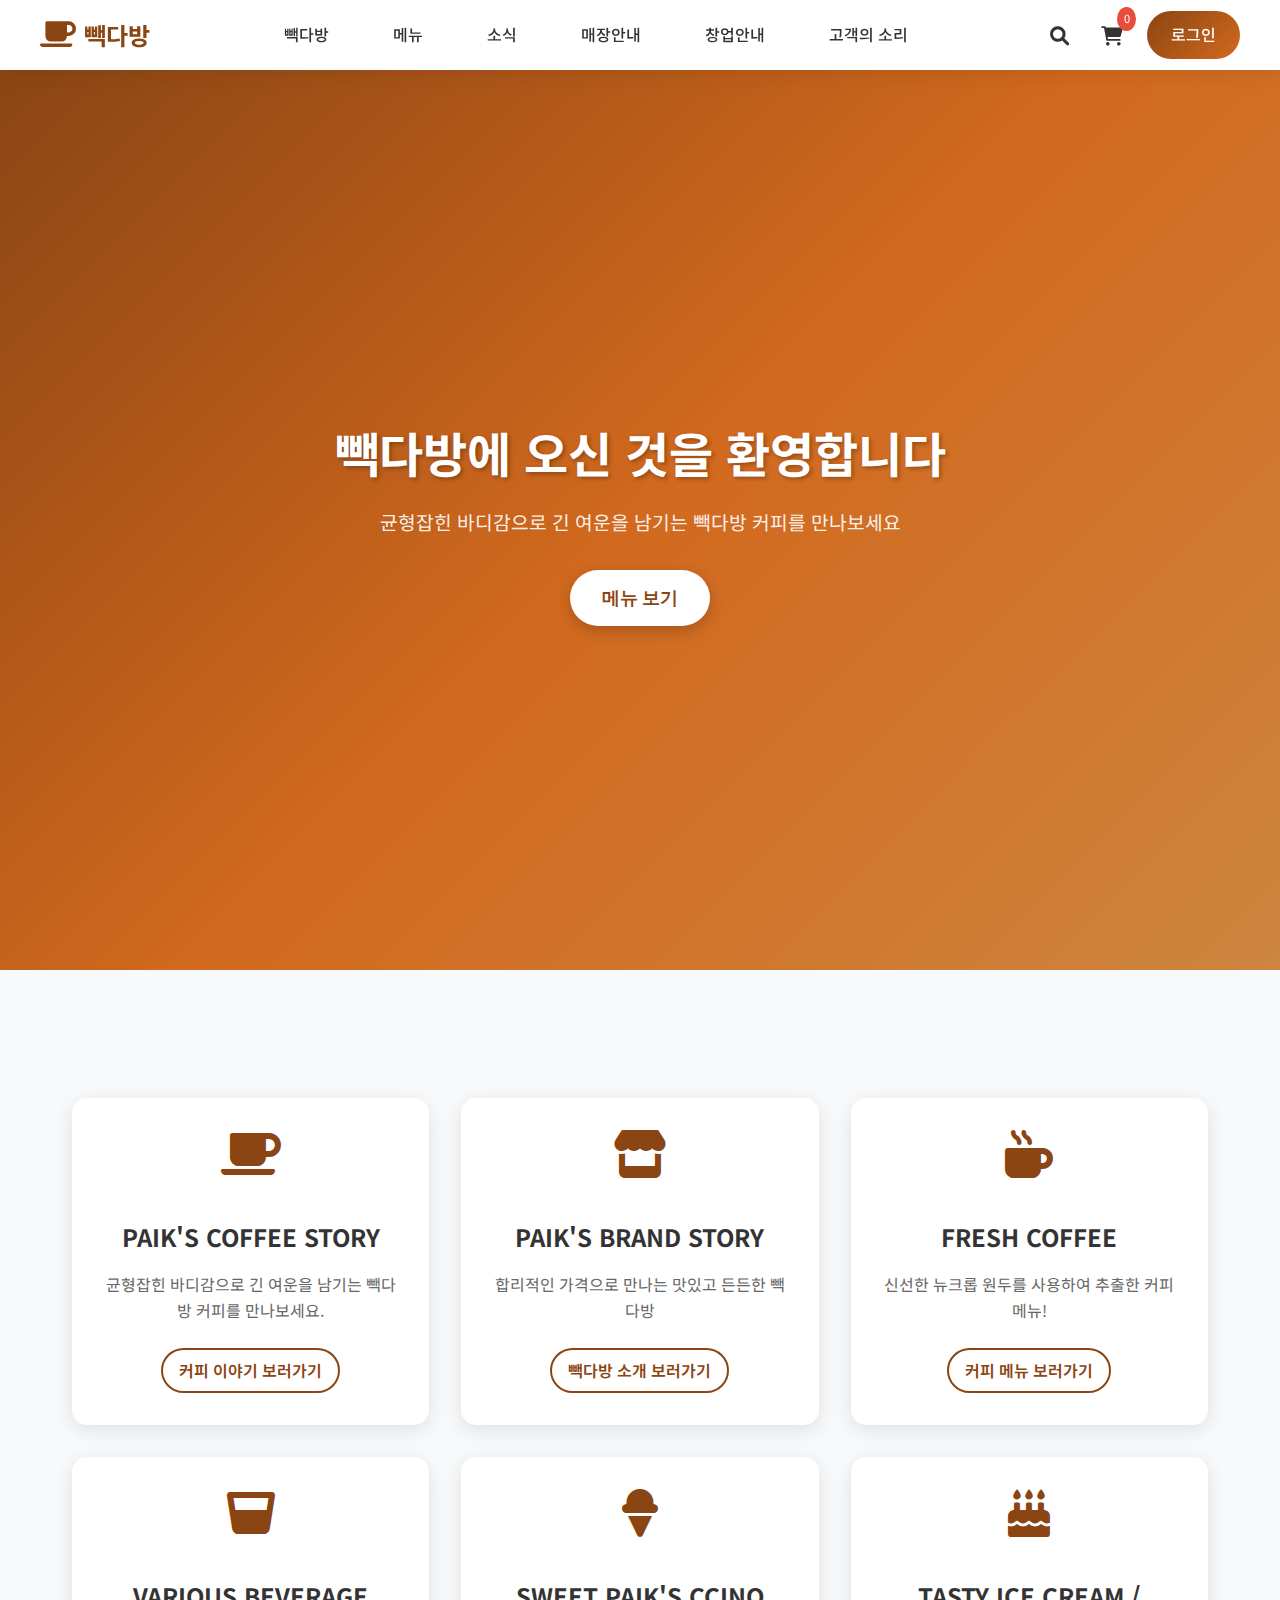
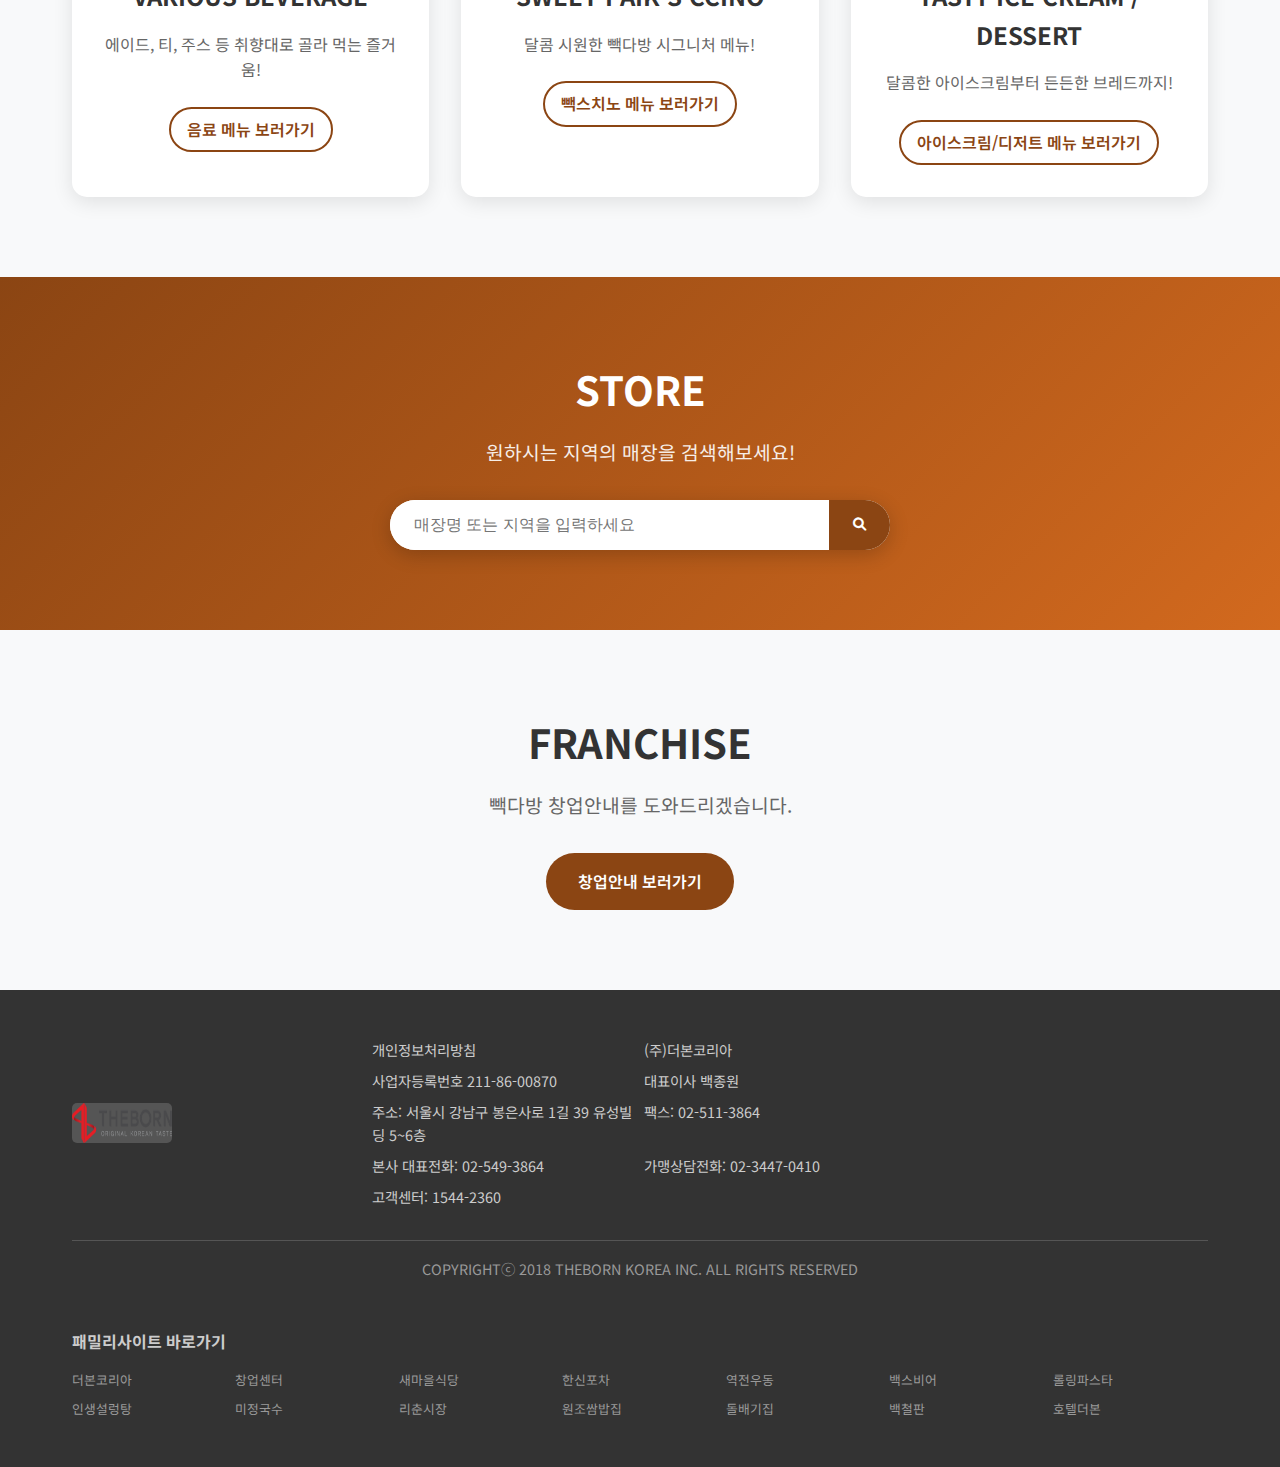
<file: index.html>
<!DOCTYPE html>
<html lang="ko">
<head>
    <meta charset="UTF-8">
    <meta name="viewport" content="width=device-width, initial-scale=1.0">
    <title>빽다방 - 커피와 함께하는 특별한 시간</title>
    <link rel="stylesheet" href="styles.css">
    <link href="https://fonts.googleapis.com/css2?family=Noto+Sans+KR:wght@300;400;500;700&display=swap" rel="stylesheet">
    <link rel="stylesheet" href="https://cdnjs.cloudflare.com/ajax/libs/font-awesome/6.0.0/css/all.min.css">
</head>
<body>
    <!-- 상단 메뉴 -->
    <header class="header">
        <nav class="navbar">
            <div class="nav-container">
                <!-- 로고 -->
                <div class="nav-logo">
                    <a href="#">
                        <i class="fas fa-coffee"></i>
                        <span>빽다방</span>
                    </a>
                </div>

                <!-- 메인 메뉴 -->
                <ul class="nav-menu">
                    <li class="nav-item">
                        <a href="#paikdabang" class="nav-link">빽다방</a>
                    </li>
                    <li class="nav-item">
                        <a href="#menu" class="nav-link">메뉴</a>
                    </li>
                    <li class="nav-item">
                        <a href="#news" class="nav-link">소식</a>
                    </li>
                    <li class="nav-item">
                        <a href="#store" class="nav-link">매장안내</a>
                    </li>
                    <li class="nav-item">
                        <a href="#franchise" class="nav-link">창업안내</a>
                    </li>
                    <li class="nav-item">
                        <a href="#customer" class="nav-link">고객의 소리</a>
                    </li>
                </ul>

                <!-- 우측 메뉴 -->
                <div class="nav-right">
                    <a href="#search" class="nav-icon">
                        <i class="fas fa-search"></i>
                    </a>
                    <a href="#cart" class="nav-icon">
                        <i class="fas fa-shopping-cart"></i>
                        <span class="cart-count">0</span>
                    </a>
                    <a href="#login" class="nav-btn">로그인</a>
                </div>

                <!-- 모바일 메뉴 버튼 -->
                <div class="hamburger">
                    <span class="bar"></span>
                    <span class="bar"></span>
                    <span class="bar"></span>
                </div>
            </div>
        </nav>
    </header>

    <!-- 메인 콘텐츠 -->
    <main>
        <!-- 히어로 섹션 -->
        <section class="hero">
            <div class="hero-content">
                <h1>빽다방에 오신 것을 환영합니다</h1>
                <p>균형잡힌 바디감으로 긴 여운을 남기는 빽다방 커피를 만나보세요</p>
                <button class="cta-button">메뉴 보기</button>
            </div>
        </section>

        <!-- 스토리 섹션 -->
        <section class="stories">
            <div class="container">
                <div class="story-grid">
                    <!-- PAIK'S COFFEE STORY -->
                    <div class="story-card">
                        <div class="story-image">
                            <i class="fas fa-coffee"></i>
                        </div>
                        <div class="story-content">
                            <h3>PAIK'S COFFEE STORY</h3>
                            <p>균형잡힌 바디감으로 긴 여운을 남기는 빽다방 커피를 만나보세요.</p>
                            <a href="#coffee-story" class="story-link">커피 이야기 보러가기</a>
                        </div>
                    </div>

                    <!-- PAIK'S BRAND STORY -->
                    <div class="story-card">
                        <div class="story-image">
                            <i class="fas fa-store"></i>
                        </div>
                        <div class="story-content">
                            <h3>PAIK'S BRAND STORY</h3>
                            <p>합리적인 가격으로 만나는 맛있고 든든한 빽다방</p>
                            <a href="#brand-story" class="story-link">빽다방 소개 보러가기</a>
                        </div>
                    </div>

                    <!-- FRESH COFFEE -->
                    <div class="story-card">
                        <div class="story-image">
                            <i class="fas fa-mug-hot"></i>
                        </div>
                        <div class="story-content">
                            <h3>FRESH COFFEE</h3>
                            <p>신선한 뉴크롭 원두를 사용하여 추출한 커피메뉴!</p>
                            <a href="#coffee-menu" class="story-link">커피 메뉴 보러가기</a>
                        </div>
                    </div>

                    <!-- VARIOUS BEVERAGE -->
                    <div class="story-card">
                        <div class="story-image">
                            <i class="fas fa-glass-whiskey"></i>
                        </div>
                        <div class="story-content">
                            <h3>VARIOUS BEVERAGE</h3>
                            <p>에이드, 티, 주스 등 취향대로 골라 먹는 즐거움!</p>
                            <a href="#beverage-menu" class="story-link">음료 메뉴 보러가기</a>
                        </div>
                    </div>

                    <!-- SWEET PAIK'S CCINO -->
                    <div class="story-card">
                        <div class="story-image">
                            <i class="fas fa-ice-cream"></i>
                        </div>
                        <div class="story-content">
                            <h3>SWEET PAIK'S CCINO</h3>
                            <p>달콤 시원한 빽다방 시그니처 메뉴!</p>
                            <a href="#ccino-menu" class="story-link">빽스치노 메뉴 보러가기</a>
                        </div>
                    </div>

                    <!-- TASTY ICE CREAM / DESSERT -->
                    <div class="story-card">
                        <div class="story-image">
                            <i class="fas fa-birthday-cake"></i>
                        </div>
                        <div class="story-content">
                            <h3>TASTY ICE CREAM / DESSERT</h3>
                            <p>달콤한 아이스크림부터 든든한 브레드까지!</p>
                            <a href="#dessert-menu" class="story-link">아이스크림/디저트 메뉴 보러가기</a>
                        </div>
                    </div>
                </div>
            </div>
        </section>

        <!-- 매장 찾기 섹션 -->
        <section class="store-section">
            <div class="container">
                <div class="store-content">
                    <h2>STORE</h2>
                    <p>원하시는 지역의 매장을 검색해보세요!</p>
                    <div class="search-box">
                        <input type="text" placeholder="매장명 또는 지역을 입력하세요">
                        <button class="search-btn">
                            <i class="fas fa-search"></i>
                        </button>
                    </div>
                </div>
            </div>
        </section>

        <!-- 창업 안내 섹션 -->
        <section class="franchise-section">
            <div class="container">
                <div class="franchise-content">
                    <h2>FRANCHISE</h2>
                    <p>빽다방 창업안내를 도와드리겠습니다.</p>
                    <a href="#franchise-guide" class="franchise-link">창업안내 보러가기</a>
                </div>
            </div>
        </section>
    </main>

    <!-- 푸터 -->
    <footer class="footer">
        <div class="container">
            <div class="footer-content">
                <div class="footer-logo">
                    <img src="./flogo.png" alt="더본로고">
                </div>
                
                <div class="footer-links">
                    <a href="#privacy">개인정보처리방침</a>
                    <a href="#company">(주)더본코리아</a>
                    <a href="#business">사업자등록번호 211-86-00870</a>
                    <a href="#ceo">대표이사 백종원</a>
                    <a href="#address">주소: 서울시 강남구 봉은사로 1길 39 유성빌딩 5~6층</a>
                    <a href="#fax">팩스: 02-511-3864</a>
                    <a href="#phone">본사 대표전화: 02-549-3864</a>
                    <a href="#franchise-phone">가맹상담전화: 02-3447-0410</a>
                    <a href="#customer-service">고객센터: 1544-2360</a>
                </div>

                <div class="footer-copyright">
                    <p>COPYRIGHTⓒ 2018 THEBORN KOREA INC. ALL RIGHTS RESERVED</p>
                </div>

                <div class="family-sites">
                    <h4>패밀리사이트 바로가기</h4>
                    <div class="family-links">
                        <a href="#theborn">더본코리아</a>
                        <a href="#franchise-center">창업센터</a>
                        <a href="#saemaul">새마을식당</a>
                        <a href="#hansin">한신포차</a>
                        <a href="#yukjeon">역전우동</a>
                        <a href="#baekbeer">백스비어</a>
                        <a href="#rolling">롤링파스타</a>
                        <a href="#insaeng">인생설렁탕</a>
                        <a href="#mijeong">미정국수</a>
                        <a href="#richun">리춘시장</a>
                        <a href="#wonjo">원조쌈밥집</a>
                        <a href="#dolbaegi">돌배기집</a>
                        <a href="#baekcheol">백철판</a>
                        <a href="#hotel">호텔더본</a>
                    </div>
                </div>
            </div>
        </div>
    </footer>

    <script src="script.js"></script>
</body>

</html>
</file>
<file: styles.css>
/* 기본 스타일 리셋 */
* {
    margin: 0;
    padding: 0;
    box-sizing: border-box;
}

body {
    font-family: 'Noto Sans KR', sans-serif;
    line-height: 1.6;
    color: #333;
}

.container {
    max-width: 1200px;
    margin: 0 auto;
    padding: 0 2rem;
}

/* 헤더 스타일 */
.header {
    position: fixed;
    top: 0;
    left: 0;
    width: 100%;
    background: rgba(255, 255, 255, 0.95);
    backdrop-filter: blur(10px);
    box-shadow: 0 2px 20px rgba(0, 0, 0, 0.1);
    z-index: 1000;
    transition: all 0.3s ease;
}

.navbar {
    padding: 0 2rem;
}

.nav-container {
    max-width: 1200px;
    margin: 0 auto;
    display: flex;
    justify-content: space-between;
    align-items: center;
    height: 70px;
}

/* 로고 스타일 */
.nav-logo a {
    display: flex;
    align-items: center;
    text-decoration: none;
    color: #8B4513;
    font-size: 1.5rem;
    font-weight: 700;
    transition: color 0.3s ease;
}

.nav-logo a:hover {
    color: #D2691E;
}

.nav-logo i {
    margin-right: 0.5rem;
    font-size: 1.8rem;
}

/* 메인 메뉴 스타일 */
.nav-menu {
    display: flex;
    list-style: none;
    gap: 2rem;
}

.nav-item {
    position: relative;
}

.nav-link {
    text-decoration: none;
    color: #333;
    font-weight: 500;
    padding: 0.5rem 1rem;
    border-radius: 25px;
    transition: all 0.3s ease;
    position: relative;
}

.nav-link:hover {
    color: #8B4513;
    background: rgba(139, 69, 19, 0.1);
}

.nav-link::after {
    content: '';
    position: absolute;
    bottom: -5px;
    left: 50%;
    width: 0;
    height: 2px;
    background: #8B4513;
    transition: all 0.3s ease;
    transform: translateX(-50%);
}

.nav-link:hover::after {
    width: 80%;
}

/* 우측 메뉴 스타일 */
.nav-right {
    display: flex;
    align-items: center;
    gap: 1rem;
}

.nav-icon {
    position: relative;
    text-decoration: none;
    color: #333;
    font-size: 1.2rem;
    padding: 0.5rem;
    border-radius: 50%;
    transition: all 0.3s ease;
}

.nav-icon:hover {
    color: #8B4513;
    background: rgba(139, 69, 19, 0.1);
}

.cart-count {
    position: absolute;
    top: -5px;
    right: -5px;
    background: #E74C3C;
    color: white;
    font-size: 0.7rem;
    padding: 0.2rem 0.4rem;
    border-radius: 50%;
    min-width: 18px;
    text-align: center;
}

.nav-btn {
    text-decoration: none;
    color: white;
    background: linear-gradient(135deg, #8B4513, #D2691E);
    padding: 0.7rem 1.5rem;
    border-radius: 25px;
    font-weight: 500;
    transition: all 0.3s ease;
    border: none;
    cursor: pointer;
}

.nav-btn:hover {
    transform: translateY(-2px);
    box-shadow: 0 5px 15px rgba(139, 69, 19, 0.3);
}

/* 햄버거 메뉴 */
.hamburger {
    display: none;
    flex-direction: column;
    cursor: pointer;
    padding: 0.5rem;
}

.bar {
    width: 25px;
    height: 3px;
    background: #333;
    margin: 3px 0;
    transition: 0.3s;
    border-radius: 2px;
}

/* 메인 콘텐츠 */
main {
    margin-top: 70px;
}

/* 히어로 섹션 */
.hero {
    height: 100vh;
    background: linear-gradient(135deg, #8B4513 0%, #D2691E 50%, #CD853F 100%);
    display: flex;
    align-items: center;
    justify-content: center;
    text-align: center;
    color: white;
}

.hero-content h1 {
    font-size: 3rem;
    font-weight: 700;
    margin-bottom: 1rem;
    text-shadow: 2px 2px 4px rgba(0, 0, 0, 0.3);
}

.hero-content p {
    font-size: 1.2rem;
    margin-bottom: 2rem;
    opacity: 0.9;
}

.cta-button {
    background: white;
    color: #8B4513;
    border: none;
    padding: 1rem 2rem;
    font-size: 1.1rem;
    font-weight: 600;
    border-radius: 30px;
    cursor: pointer;
    transition: all 0.3s ease;
    box-shadow: 0 5px 15px rgba(0, 0, 0, 0.2);
}

.cta-button:hover {
    transform: translateY(-3px);
    box-shadow: 0 8px 25px rgba(0, 0, 0, 0.3);
}

/* 스토리 섹션 */
.stories {
    padding: 5rem 0;
    background: #f8f9fa;
}

.story-grid {
    display: grid;
    grid-template-columns: repeat(auto-fit, minmax(350px, 1fr));
    gap: 2rem;
    margin-top: 3rem;
}

.story-card {
    background: white;
    border-radius: 15px;
    padding: 2rem;
    box-shadow: 0 5px 20px rgba(0, 0, 0, 0.1);
    transition: all 0.3s ease;
    text-align: center;
}

.story-card:hover {
    transform: translateY(-10px);
    box-shadow: 0 15px 40px rgba(0, 0, 0, 0.15);
}

.story-image {
    margin-bottom: 1.5rem;
}

.story-image i {
    font-size: 3rem;
    color: #8B4513;
    margin-bottom: 1rem;
}

.story-content h3 {
    font-size: 1.5rem;
    font-weight: 700;
    margin-bottom: 1rem;
    color: #333;
}

.story-content p {
    color: #666;
    margin-bottom: 1.5rem;
    line-height: 1.6;
}

.story-link {
    display: inline-block;
    color: #8B4513;
    text-decoration: none;
    font-weight: 600;
    padding: 0.5rem 1rem;
    border: 2px solid #8B4513;
    border-radius: 25px;
    transition: all 0.3s ease;
}

.story-link:hover {
    background: #8B4513;
    color: white;
}

/* 매장 찾기 섹션 */
.store-section {
    padding: 5rem 0;
    background: linear-gradient(135deg, #8B4513 0%, #D2691E 100%);
    color: white;
    text-align: center;
}

.store-content h2 {
    font-size: 2.5rem;
    font-weight: 700;
    margin-bottom: 1rem;
}

.store-content p {
    font-size: 1.2rem;
    margin-bottom: 2rem;
    opacity: 0.9;
}

.search-box {
    display: flex;
    max-width: 500px;
    margin: 0 auto;
    background: white;
    border-radius: 30px;
    overflow: hidden;
    box-shadow: 0 5px 20px rgba(0, 0, 0, 0.2);
}

.search-box input {
    flex: 1;
    padding: 1rem 1.5rem;
    border: none;
    outline: none;
    font-size: 1rem;
}

.search-btn {
    background: #8B4513;
    color: white;
    border: none;
    padding: 1rem 1.5rem;
    cursor: pointer;
    transition: background 0.3s ease;
}

.search-btn:hover {
    background: #D2691E;
}

/* 창업 안내 섹션 */
.franchise-section {
    padding: 5rem 0;
    background: #f8f9fa;
    text-align: center;
}

.franchise-content h2 {
    font-size: 2.5rem;
    font-weight: 700;
    margin-bottom: 1rem;
    color: #333;
}

.franchise-content p {
    font-size: 1.2rem;
    margin-bottom: 2rem;
    color: #666;
}

.franchise-link {
    display: inline-block;
    background: #8B4513;
    color: white;
    text-decoration: none;
    padding: 1rem 2rem;
    border-radius: 30px;
    font-weight: 600;
    transition: all 0.3s ease;
}

.franchise-link:hover {
    background: #D2691E;
    transform: translateY(-2px);
    box-shadow: 0 5px 15px rgba(139, 69, 19, 0.3);
}

/* 푸터 */
.footer {
    background: #333;
    color: white;
    padding: 3rem 0 1rem;
}

.footer-content {
    display: grid;
    grid-template-columns: 1fr 2fr 1fr;
    gap: 2rem;
    margin-bottom: 2rem;
}

.footer-logo {
    display: flex;
    align-items: center;
    gap: 1rem;
}

.footer-logo img {
    width: 100px;
    height: 40px;
    background: #555;
    border-radius: 5px;
}

.footer-links {
    display: grid;
    grid-template-columns: repeat(auto-fit, minmax(200px, 1fr));
    gap: 0.5rem;
}

.footer-links a {
    color: #ccc;
    text-decoration: none;
    font-size: 0.9rem;
    transition: color 0.3s ease;
}

.footer-links a:hover {
    color: white;
}

.footer-copyright {
    grid-column: 1 / -1;
    text-align: center;
    padding: 1rem 0;
    border-top: 1px solid #555;
    color: #999;
    font-size: 0.9rem;
}

.family-sites {
    grid-column: 1 / -1;
}

.family-sites h4 {
    margin-bottom: 1rem;
    color: #ccc;
}

.family-links {
    display: grid;
    grid-template-columns: repeat(auto-fit, minmax(150px, 1fr));
    gap: 0.5rem;
}

.family-links a {
    color: #999;
    text-decoration: none;
    font-size: 0.8rem;
    transition: color 0.3s ease;
}

.family-links a:hover {
    color: white;
}

/* 반응형 디자인 */
@media (max-width: 768px) {
    .nav-menu {
        position: fixed;
        left: -100%;
        top: 70px;
        flex-direction: column;
        background-color: white;
        width: 100%;
        text-align: center;
        transition: 0.3s;
        box-shadow: 0 10px 27px rgba(0, 0, 0, 0.05);
        padding: 2rem 0;
    }

    .nav-menu.active {
        left: 0;
    }

    .nav-menu li {
        margin: 1rem 0;
    }

    .hamburger {
        display: flex;
    }

    .hamburger.active .bar:nth-child(2) {
        opacity: 0;
    }

    .hamburger.active .bar:nth-child(1) {
        transform: translateY(8px) rotate(45deg);
    }

    .hamburger.active .bar:nth-child(3) {
        transform: translateY(-8px) rotate(-45deg);
    }

    .nav-right {
        gap: 0.5rem;
    }

    .nav-btn {
        padding: 0.5rem 1rem;
        font-size: 0.9rem;
    }

    .hero-content h1 {
        font-size: 2rem;
    }

    .hero-content p {
        font-size: 1rem;
    }

    .story-grid {
        grid-template-columns: 1fr;
        gap: 1.5rem;
    }

    .footer-content {
        grid-template-columns: 1fr;
        gap: 1.5rem;
    }

    .footer-links {
        grid-template-columns: 1fr;
    }

    .family-links {
        grid-template-columns: repeat(2, 1fr);
    }
}

@media (max-width: 480px) {
    .navbar {
        padding: 0 1rem;
    }

    .nav-logo a {
        font-size: 1.2rem;
    }

    .nav-logo i {
        font-size: 1.5rem;
    }

    .hero-content h1 {
        font-size: 1.8rem;
    }

    .container {
        padding: 0 1rem;
    }

    .story-card {
        padding: 1.5rem;
    }

    .search-box {
        flex-direction: column;
        border-radius: 15px;
    }

    .search-box input {
        padding: 1rem;
    }

    .search-btn {
        padding: 0.8rem;
    }
}
</file>
